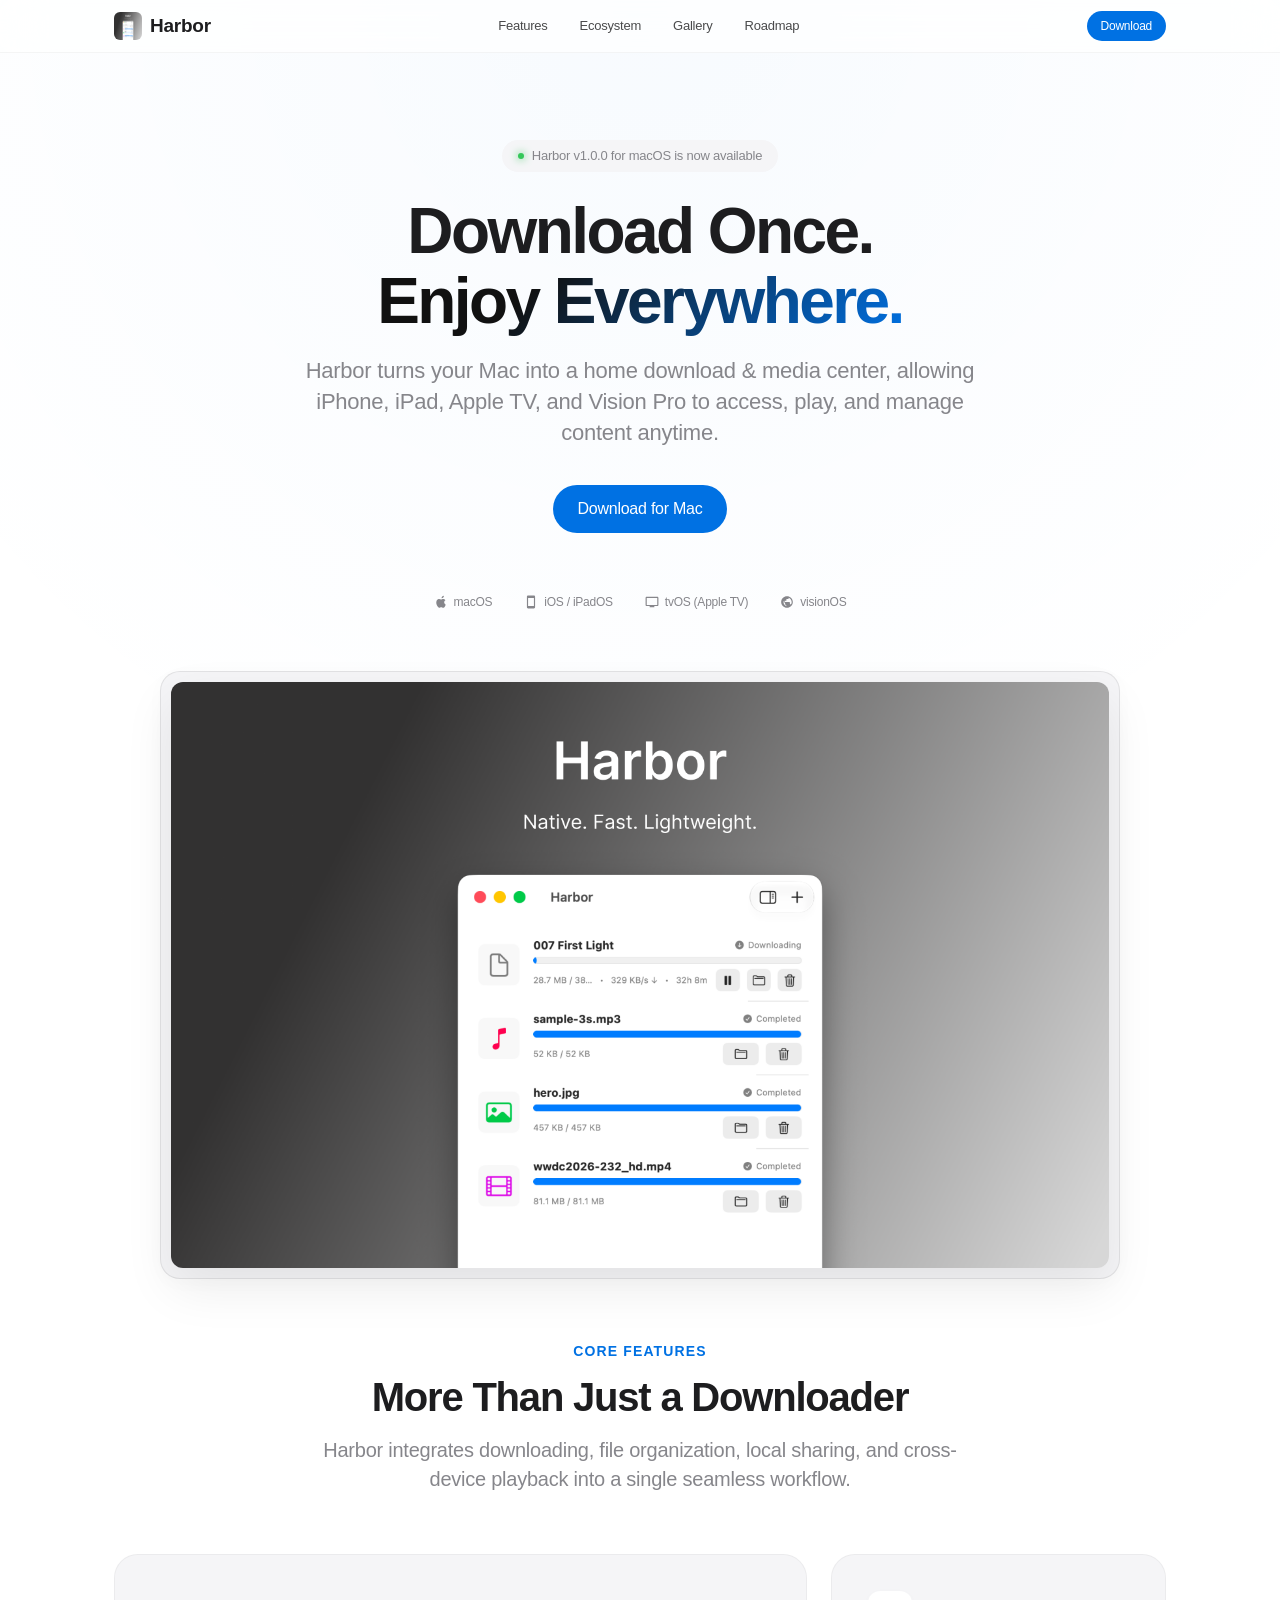
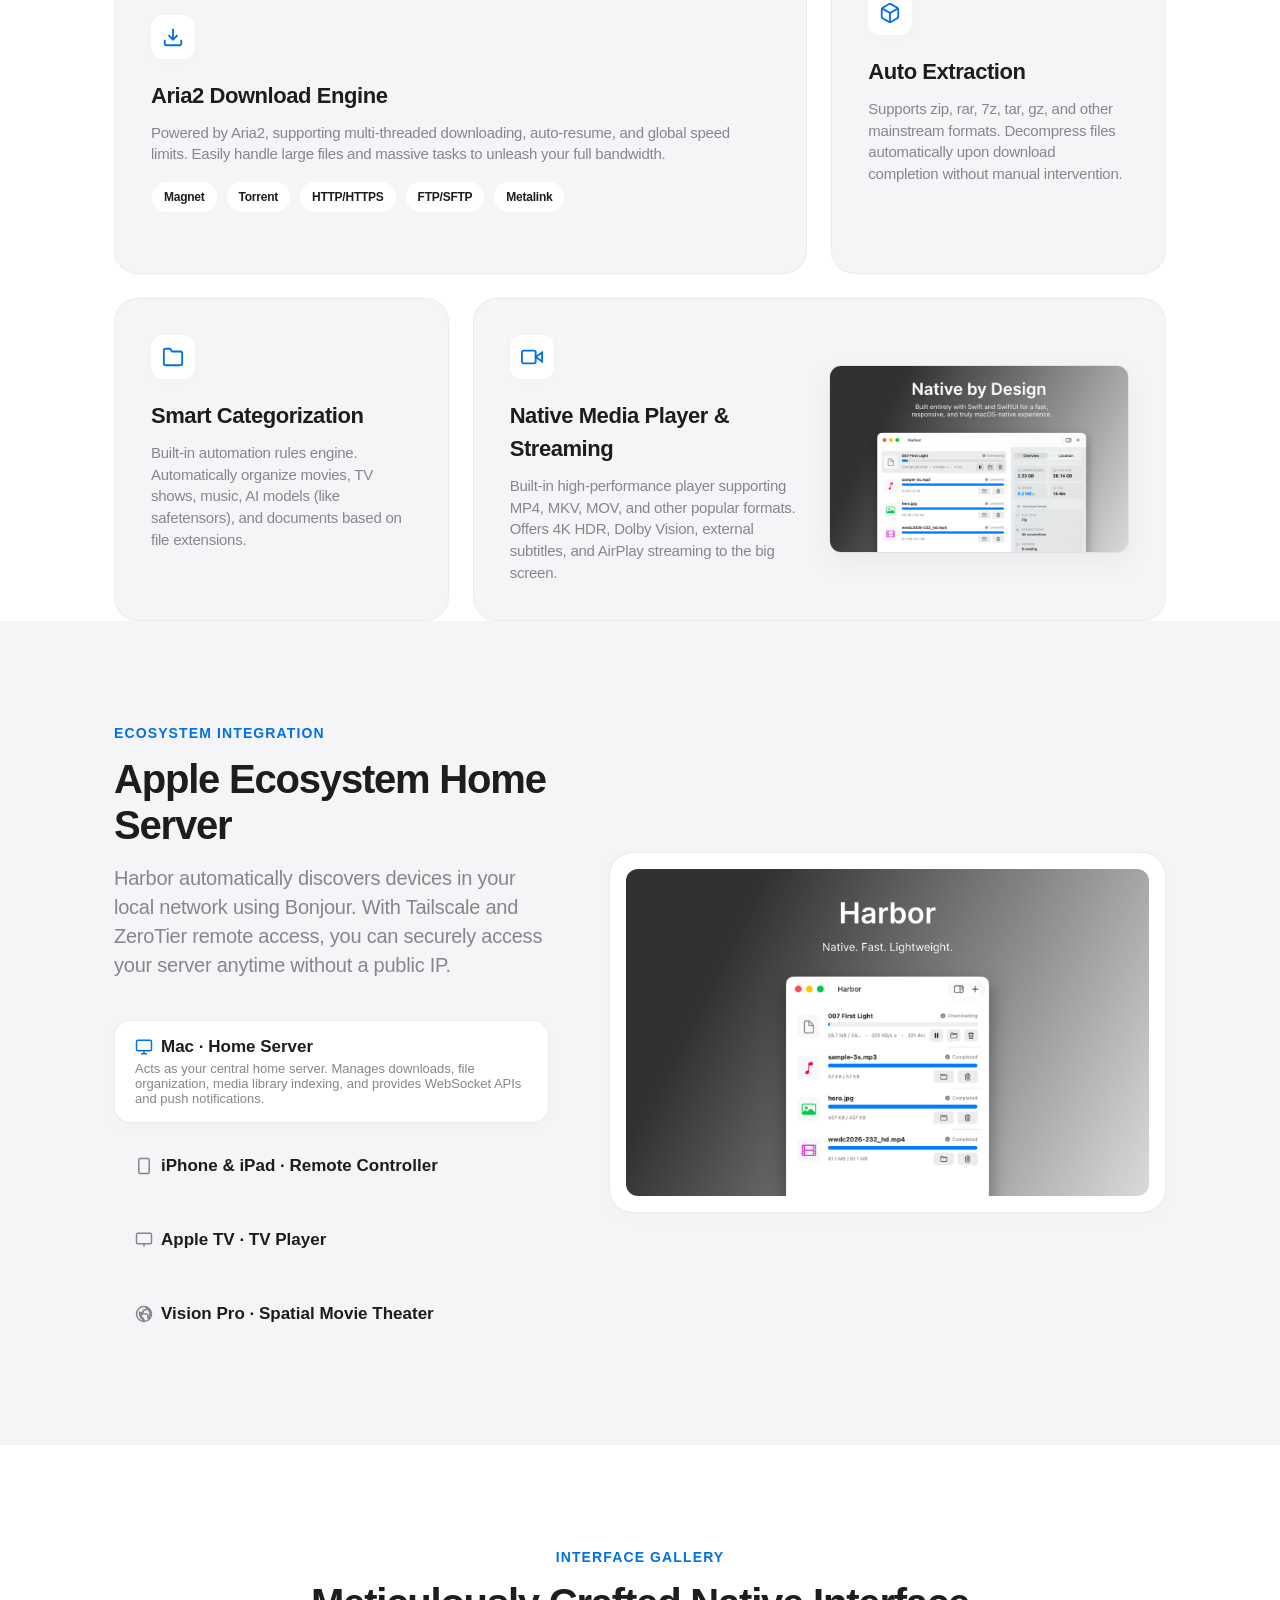
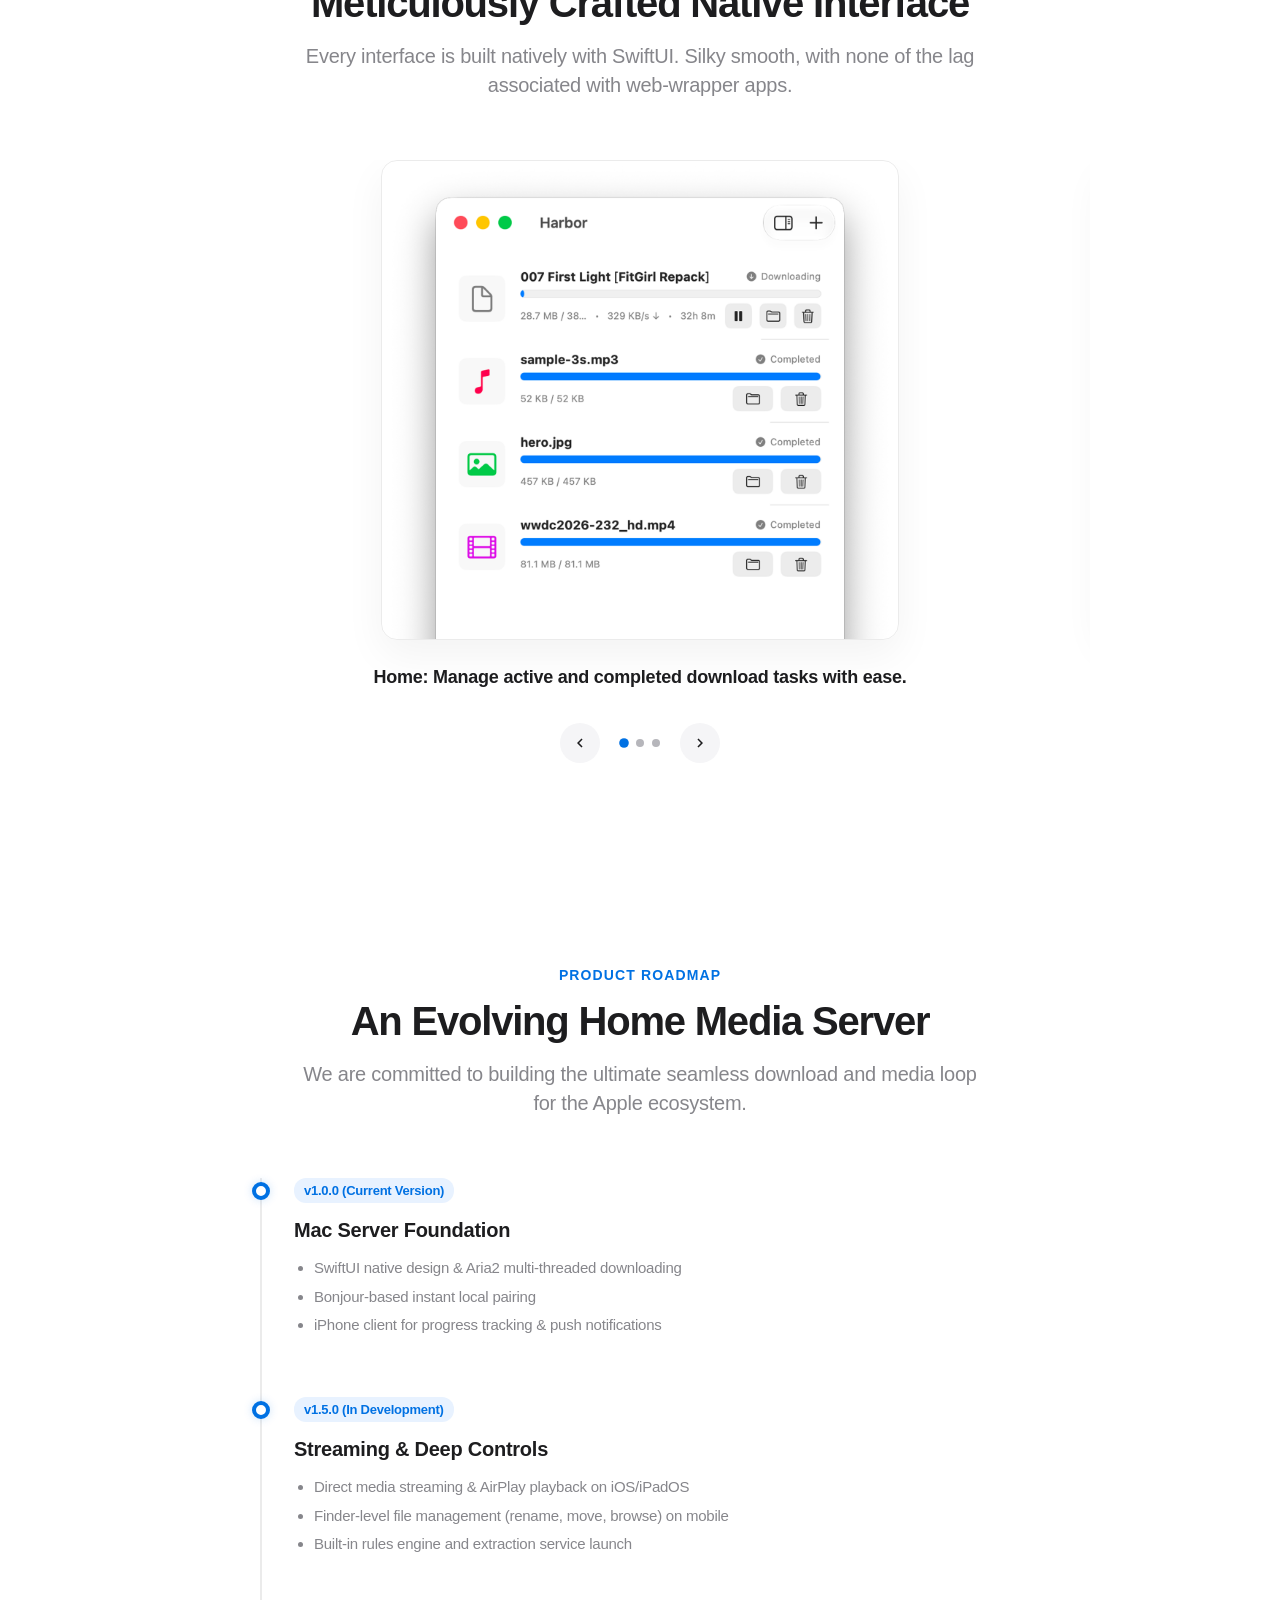
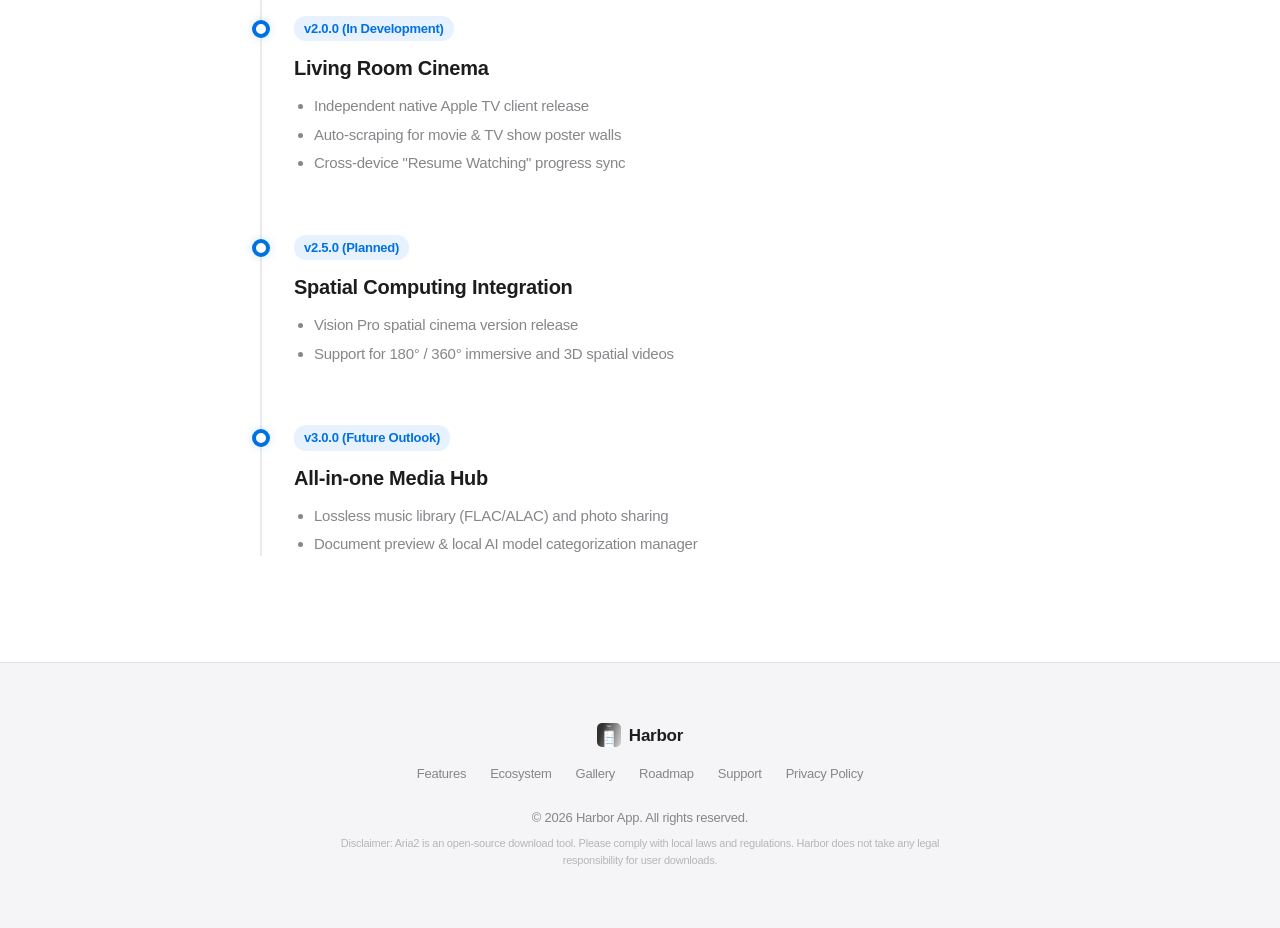
<file: index.html>
<!DOCTYPE html>
<html lang="en">
<head>
  <meta charset="UTF-8">
  <meta name="viewport" content="width=device-width, initial-scale=1.0">
  
  <!-- SEO Meta Tags -->
  <title>Harbor - Your Apple Ecosystem Home Download & Media Server</title>
  <meta name="description" content="Harbor turns your Mac into a home download & media center, allowing iPhone, iPad, Apple TV, and Vision Pro to access, play, and manage content anytime. Powered by Aria2, designed for Apple ecosystem.">
  <meta name="keywords" content="Harbor, Aria2, Mac Downloader, Media Center, Remote Control, Apple TV Player, Spatial Cinema, iOS Download">
  
  <!-- Favicon -->
  <link rel="icon" type="image/png" href="assets/images/mac-harbor.png">
  
  <!-- CSS Stylesheet -->
  <link rel="stylesheet" href="css/style.css">
</head>
<body>

  <!-- ==========================================
       1. Navigation Bar
       ========================================== -->
  <header class="header">
    <div class="container navbar">
      <a href="#" class="logo">
        <img src="assets/images/mac-harbor.png" alt="Harbor Logo">
        <span>Harbor</span>
      </a>
      
      <nav class="nav-menu">
        <a href="#features" class="nav-link">Features</a>
        <a href="#ecosystem" class="nav-link">Ecosystem</a>
        <a href="#gallery" class="nav-link">Gallery</a>
        <a href="#roadmap" class="nav-link">Roadmap</a>
      </nav>
      
      <div class="nav-cta">
        <a href="#download" class="btn btn-primary">Download</a>
      </div>
      
      <button class="menu-toggle" aria-label="Open Menu">
        <span></span>
        <span></span>
        <span></span>
      </button>
    </div>
  </header>

  <!-- ==========================================
       2. Hero Section
       ========================================== -->
  <section class="hero">
    <div class="container">
      <div class="hero-tag">
        <span></span> Harbor v1.0.0 for macOS is now available
      </div>
      <h1 class="hero-title">
        Download Once.<br><span>Enjoy Everywhere.</span>
      </h1>
      <p class="hero-desc">
        Harbor turns your Mac into a home download & media center, allowing iPhone, iPad, Apple TV, and Vision Pro to access, play, and manage content anytime.
      </p>
      
      <div class="hero-actions" id="download">
        <a href="#" class="btn btn-primary">Download for Mac</a>
      </div>
      
      <div class="hero-platforms">
        <span>
          <svg viewBox="0 0 24 24" width="14" height="14" fill="currentColor"><path d="M18.71 19.5c-.83 1.24-1.71 2.45-3.05 2.47-1.34.03-1.77-.79-3.29-.79-1.53 0-2 .77-3.27.82-1.31.05-2.3-1.32-3.14-2.53C4.25 17 2.94 12.45 4.7 9.39c.87-1.52 2.43-2.48 4.12-2.51 1.28-.02 2.5.87 3.29.87.78 0 2.26-1.07 3.81-.91.65.03 2.47.26 3.64 1.98-.09.06-2.17 1.28-2.15 3.81.03 3.02 2.65 4.03 2.68 4.04-.03.07-.42 1.44-1.38 2.83M15.97 4.17c.66-.81 1.11-1.93.99-3.06-1 .04-2.22.67-2.94 1.51-.63.73-1.18 1.87-1.03 2.99 1.12.09 2.27-.58 2.98-1.44z"/></svg>
          macOS
        </span>
        <span>
          <svg viewBox="0 0 24 24" width="14" height="14" fill="currentColor"><path d="M17 1.01L7 1c-1.1 0-2 .9-2 2v18c0 1.1.9 2 2 2h10c1.1 0 2-.9 2-2V3c0-1.1-.9-1.99-2-1.99zM17 19H7V5h10v14z"/></svg>
          iOS / iPadOS
        </span>
        <span>
          <svg viewBox="0 0 24 24" width="14" height="14" fill="currentColor"><path d="M21 3H3c-1.1 0-2 .9-2 2v12c0 1.1.9 2 2 2h5v2h8v-2h5c1.1 0 1.99-.9 1.99-2L23 5c0-1.1-.9-2-2-2zm0 14H3V5h18v12z"/></svg>
          tvOS (Apple TV)
        </span>
        <span>
          <svg viewBox="0 0 24 24" width="14" height="14" fill="currentColor"><path d="M12 2C6.48 2 2 6.48 2 12s4.48 10 10 10 10-4.48 10-10S17.52 2 12 2zm1 17.93c-3.95-.49-7-3.85-7-7.93 0-.62.08-1.21.21-1.79L9 15v1c0 1.1.9 2 2 2v1.93zm6.9-2.54c-.26-.81-1-1.39-1.9-1.39h-1v-3c0-.55-.45-1-1-1H8v-2h2c.55 0 1-.45 1-1V7h2c1.1 0 2-.9 2-2v-.41c2.93 1.19 5 4.06 5 7.41 0 2.08-.8 3.97-2.1 5.39z"/></svg>
          visionOS
        </span>
      </div>
      
      <div class="hero-image-wrapper reveal">
        <img src="assets/images/mac-harbor.png" alt="Harbor for Mac Interface Screenshot">
      </div>
    </div>
  </section>

  <!-- ==========================================
       3. Core Features (Bento Grid Section)
       ========================================== -->
  <section id="features" class="container reveal">
    <div class="section-header">
      <span class="section-tag">Core Features</span>
      <h2 class="section-title">More Than Just a Downloader</h2>
      <p class="section-subtitle">Harbor integrates downloading, file organization, local sharing, and cross-device playback into a single seamless workflow.</p>
    </div>
    
    <div class="bento-grid">
      <!-- Box 1 (Aria2 Engine) -->
      <div class="bento-card span-2">
        <div class="bento-content">
          <div class="bento-icon">
            <svg viewBox="0 0 24 24" fill="none" stroke="currentColor" stroke-width="2"><path d="M21 15v4a2 2 0 0 1-2 2H5a2 2 0 0 1-2-2v-4M7 10l5 5 5-5M12 15V3"/></svg>
          </div>
          <h3>Aria2 Download Engine</h3>
          <p>Powered by Aria2, supporting multi-threaded downloading, auto-resume, and global speed limits. Easily handle large files and massive tasks to unleash your full bandwidth.</p>
          <div class="protocol-tags">
            <span class="protocol-tag">Magnet</span>
            <span class="protocol-tag">Torrent</span>
            <span class="protocol-tag">HTTP/HTTPS</span>
            <span class="protocol-tag">FTP/SFTP</span>
            <span class="protocol-tag">Metalink</span>
          </div>
        </div>
      </div>
      
      <!-- Box 2 (Auto Extraction) -->
      <div class="bento-card">
        <div class="bento-card-header">
          <div class="bento-icon">
            <svg viewBox="0 0 24 24" fill="none" stroke="currentColor" stroke-width="2"><path d="M21 16V8a2 2 0 0 0-1-1.73l-7-4a2 2 0 0 0-2 0l-7 4A2 2 0 0 0 3 8v8a2 2 0 0 0 1 1.73l7 4a2 2 0 0 0 2 0l7-4A2 2 0 0 0 21 16z"/><polyline points="3.27 6.96 12 12.01 20.73 6.96"/><line x1="12" y1="22.08" x2="12" y2="12"/></svg>
          </div>
          <h3>Auto Extraction</h3>
          <p>Supports zip, rar, 7z, tar, gz, and other mainstream formats. Decompress files automatically upon download completion without manual intervention.</p>
        </div>
      </div>
      
      <!-- Box 3 (Smart Categorization) -->
      <div class="bento-card">
        <div class="bento-card-header">
          <div class="bento-icon">
            <svg viewBox="0 0 24 24" fill="none" stroke="currentColor" stroke-width="2"><path d="M22 19a2 2 0 0 1-2 2H4a2 2 0 0 1-2-2V5a2 2 0 0 1 2-2h5l2 3h9a2 2 0 0 1 2 2z"/></svg>
          </div>
          <h3>Smart Categorization</h3>
          <p>Built-in automation rules engine. Automatically organize movies, TV shows, music, AI models (like safetensors), and documents based on file extensions.</p>
        </div>
      </div>
      
      <!-- Box 4 (Native Playback) -->
      <div class="bento-card span-2">
        <div class="bento-content">
          <div class="bento-icon">
            <svg viewBox="0 0 24 24" fill="none" stroke="currentColor" stroke-width="2"><polygon points="23 7 16 12 23 17 23 7"/><rect x="1" y="5" width="15" height="14" rx="2" ry="2"/></svg>
          </div>
          <h3>Native Media Player & Streaming</h3>
          <p>Built-in high-performance player supporting MP4, MKV, MOV, and other popular formats. Offers 4K HDR, Dolby Vision, external subtitles, and AirPlay streaming to the big screen.</p>
        </div>
        <div class="bento-illustration">
          <img src="assets/images/mac-native.png" alt="Native By Design Media Playback">
        </div>
      </div>
    </div>
  </section>

  <!-- ==========================================
       4. Ecosystem Section
       ========================================== -->
  <section id="ecosystem" class="ecosystem reveal">
    <div class="container ecosystem-container">
      <div class="ecosystem-info">
        <span class="section-tag">Ecosystem Integration</span>
        <h2 class="section-title">Apple Ecosystem Home Server</h2>
        <p class="section-subtitle">
          Harbor automatically discovers devices in your local network using Bonjour. With Tailscale and ZeroTier remote access, you can securely access your server anytime without a public IP.
        </p>
        
        <div class="device-tabs">
          <button class="device-tab active" data-device="mac">
            <h4>
              <svg viewBox="0 0 24 24" fill="none" stroke="currentColor" stroke-width="2"><rect x="2" y="3" width="20" height="14" rx="2" ry="2"/><line x1="8" y1="21" x2="16" y2="21"/><line x1="12" y1="17" x2="12" y2="21"/></svg>
              Mac · Home Server
            </h4>
            <p>Acts as your central home server. Manages downloads, file organization, media library indexing, and provides WebSocket APIs and push notifications.</p>
          </button>
          
          <button class="device-tab" data-device="iphone">
            <h4>
              <svg viewBox="0 0 24 24" fill="none" stroke="currentColor" stroke-width="2"><rect x="5" y="2" width="14" height="20" rx="2" ry="2"/><line x1="12" y1="18" x2="12.01" y2="18"/></svg>
              iPhone & iPad · Remote Controller
            </h4>
            <p>Your remote control in your pocket. Add tasks, check progress, browse your library, and play videos. Supports iOS push notifications.</p>
          </button>
          
          <button class="device-tab" data-device="tv">
            <h4>
              <svg viewBox="0 0 24 24" fill="none" stroke="currentColor" stroke-width="2"><rect x="2" y="3" width="20" height="14" rx="2" ry="2"/><line x1="12" y1="17" x2="12" y2="21"/></svg>
              Apple TV · TV Player
            </h4>
            <p>Designed for the living room. Browse rich movie poster walls and enjoy 4K, HDR 10, and Dolby Vision on the big screen with Siri Remote.</p>
          </button>
          
          <button class="device-tab" data-device="vision">
            <h4>
              <svg viewBox="0 0 24 24" fill="none" stroke="currentColor" stroke-width="2"><path d="M12 2C6.48 2 2 6.48 2 12s4.48 10 10 10 10-4.48 10-10S17.52 2 12 2zm1 17.93c-3.95-.49-7-3.85-7-7.93 0-.62.08-1.21.21-1.79L9 15v1c0 1.1.9 2 2 2v1.93zm6.9-2.54c-.26-.81-1-1.39-1.9-1.39h-1v-3c0-.55-.45-1-1-1H8v-2h2c.55 0 1-.45 1-1V7h2c1.1 0 2-.9 2-2v-.41c2.93 1.19 5 4.06 5 7.41 0 2.08-.8 3.97-2.1 5.39z"/></svg>
              Vision Pro · Spatial Movie Theater
            </h4>
            <p>Step into the future. Stream videos onto a massive virtual screen in 3D physical space, perfectly paired with Spatial Audio.</p>
          </button>
        </div>
      </div>
      
      <div class="ecosystem-image">
        <img src="assets/images/mac-harbor.png" alt="Ecosystem Device Screen">
      </div>
    </div>
  </section>

  <!-- ==========================================
       5. Gallery Section
       ========================================== -->
  <section id="gallery" class="reveal">
    <div class="section-header">
      <span class="section-tag">Interface Gallery</span>
      <h2 class="section-title">Meticulously Crafted Native Interface</h2>
      <p class="section-subtitle">Every interface is built natively with SwiftUI. Silky smooth, with none of the lag associated with web-wrapper apps.</p>
    </div>
    
    <div class="gallery-container">
      <div class="gallery-slider">
        <div class="gallery-slide">
          <img src="assets/images/screenshot-home.png" alt="Harbor Home Screen">
          <div class="gallery-caption">Home: Manage active and completed download tasks with ease.</div>
        </div>
        <div class="gallery-slide">
          <img src="assets/images/screenshot-detail.png" alt="Harbor Task Details Screen">
          <div class="gallery-caption">Details: View file structures, multi-threaded connections, and speeds.</div>
        </div>
        <div class="gallery-slide">
          <img src="assets/images/mac-native.png" alt="Native By Design Interface">
          <div class="gallery-caption">Native Design: Elegant media controls seamlessly integrated with the system.</div>
        </div>
      </div>
      
      <div class="gallery-nav">
        <button class="gallery-arrow prev" aria-label="Previous Slide">
          <svg viewBox="0 0 24 24" width="18" height="18"><path d="M15.41 7.41L14 6l-6 6 6 6 1.41-1.41L10.83 12z"/></svg>
        </button>
        <div class="gallery-dots"></div>
        <button class="gallery-arrow next" aria-label="Next Slide">
          <svg viewBox="0 0 24 24" width="18" height="18"><path d="M10 6L8.59 7.41 13.17 12l-4.58 4.59L10 18l6-6z"/></svg>
        </button>
      </div>
    </div>
  </section>

  <!-- ==========================================
       6. Roadmap Section
       ========================================== -->
  <section id="roadmap" class="reveal">
    <div class="container">
      <div class="section-header">
        <span class="section-tag">Product Roadmap</span>
        <h2 class="section-title">An Evolving Home Media Server</h2>
        <p class="section-subtitle">We are committed to building the ultimate seamless download and media loop for the Apple ecosystem.</p>
      </div>
      
      <div class="roadmap-timeline">
        <div class="roadmap-item">
          <div class="roadmap-dot"></div>
          <span class="roadmap-tag">v1.0.0 (Current Version)</span>
          <h3 class="roadmap-title">Mac Server Foundation</h3>
          <ul class="roadmap-list">
            <li>SwiftUI native design & Aria2 multi-threaded downloading</li>
            <li>Bonjour-based instant local pairing</li>
            <li>iPhone client for progress tracking & push notifications</li>
          </ul>
        </div>
        
        <div class="roadmap-item">
          <div class="roadmap-dot"></div>
          <span class="roadmap-tag">v1.5.0 (In Development)</span>
          <h3 class="roadmap-title">Streaming & Deep Controls</h3>
          <ul class="roadmap-list">
            <li>Direct media streaming & AirPlay playback on iOS/iPadOS</li>
            <li>Finder-level file management (rename, move, browse) on mobile</li>
            <li>Built-in rules engine and extraction service launch</li>
          </ul>
        </div>
        
        <div class="roadmap-item">
          <div class="roadmap-dot"></div>
          <span class="roadmap-tag">v2.0.0 (In Development)</span>
          <h3 class="roadmap-title">Living Room Cinema</h3>
          <ul class="roadmap-list">
            <li>Independent native Apple TV client release</li>
            <li>Auto-scraping for movie & TV show poster walls</li>
            <li>Cross-device "Resume Watching" progress sync</li>
          </ul>
        </div>
        
        <div class="roadmap-item">
          <div class="roadmap-dot"></div>
          <span class="roadmap-tag">v2.5.0 (Planned)</span>
          <h3 class="roadmap-title">Spatial Computing Integration</h3>
          <ul class="roadmap-list">
            <li>Vision Pro spatial cinema version release</li>
            <li>Support for 180° / 360° immersive and 3D spatial videos</li>
          </ul>
        </div>
        
        <div class="roadmap-item">
          <div class="roadmap-dot"></div>
          <span class="roadmap-tag">v3.0.0 (Future Outlook)</span>
          <h3 class="roadmap-title">All-in-one Media Hub</h3>
          <ul class="roadmap-list">
            <li>Lossless music library (FLAC/ALAC) and photo sharing</li>
            <li>Document preview & local AI model categorization manager</li>
          </ul>
        </div>
      </div>
    </div>
  </section>

  <!-- ==========================================
       7. Footer Section
       ========================================== -->
  <footer class="footer">
    <div class="container">
      <div class="footer-logo">
        <img src="assets/images/mac-harbor.png" alt="Harbor Logo">
        <span>Harbor</span>
      </div>
      
      <div class="footer-nav">
        <a href="#features">Features</a>
        <a href="#ecosystem">Ecosystem</a>
        <a href="#gallery">Gallery</a>
        <a href="#roadmap">Roadmap</a>
        <a href="support.html">Support</a>
        <a href="privacy.html">Privacy Policy</a>
      </div>
      
      <p class="footer-copyright">
        &copy; 2026 Harbor App. All rights reserved.
      </p>
      <p class="footer-disclaimer">
        Disclaimer: Aria2 is an open-source download tool. Please comply with local laws and regulations. Harbor does not take any legal responsibility for user downloads.
      </p>
    </div>
  </footer>

  <!-- JS Logic -->
  <script src="js/main.js"></script>
</body>
</html>
</file>
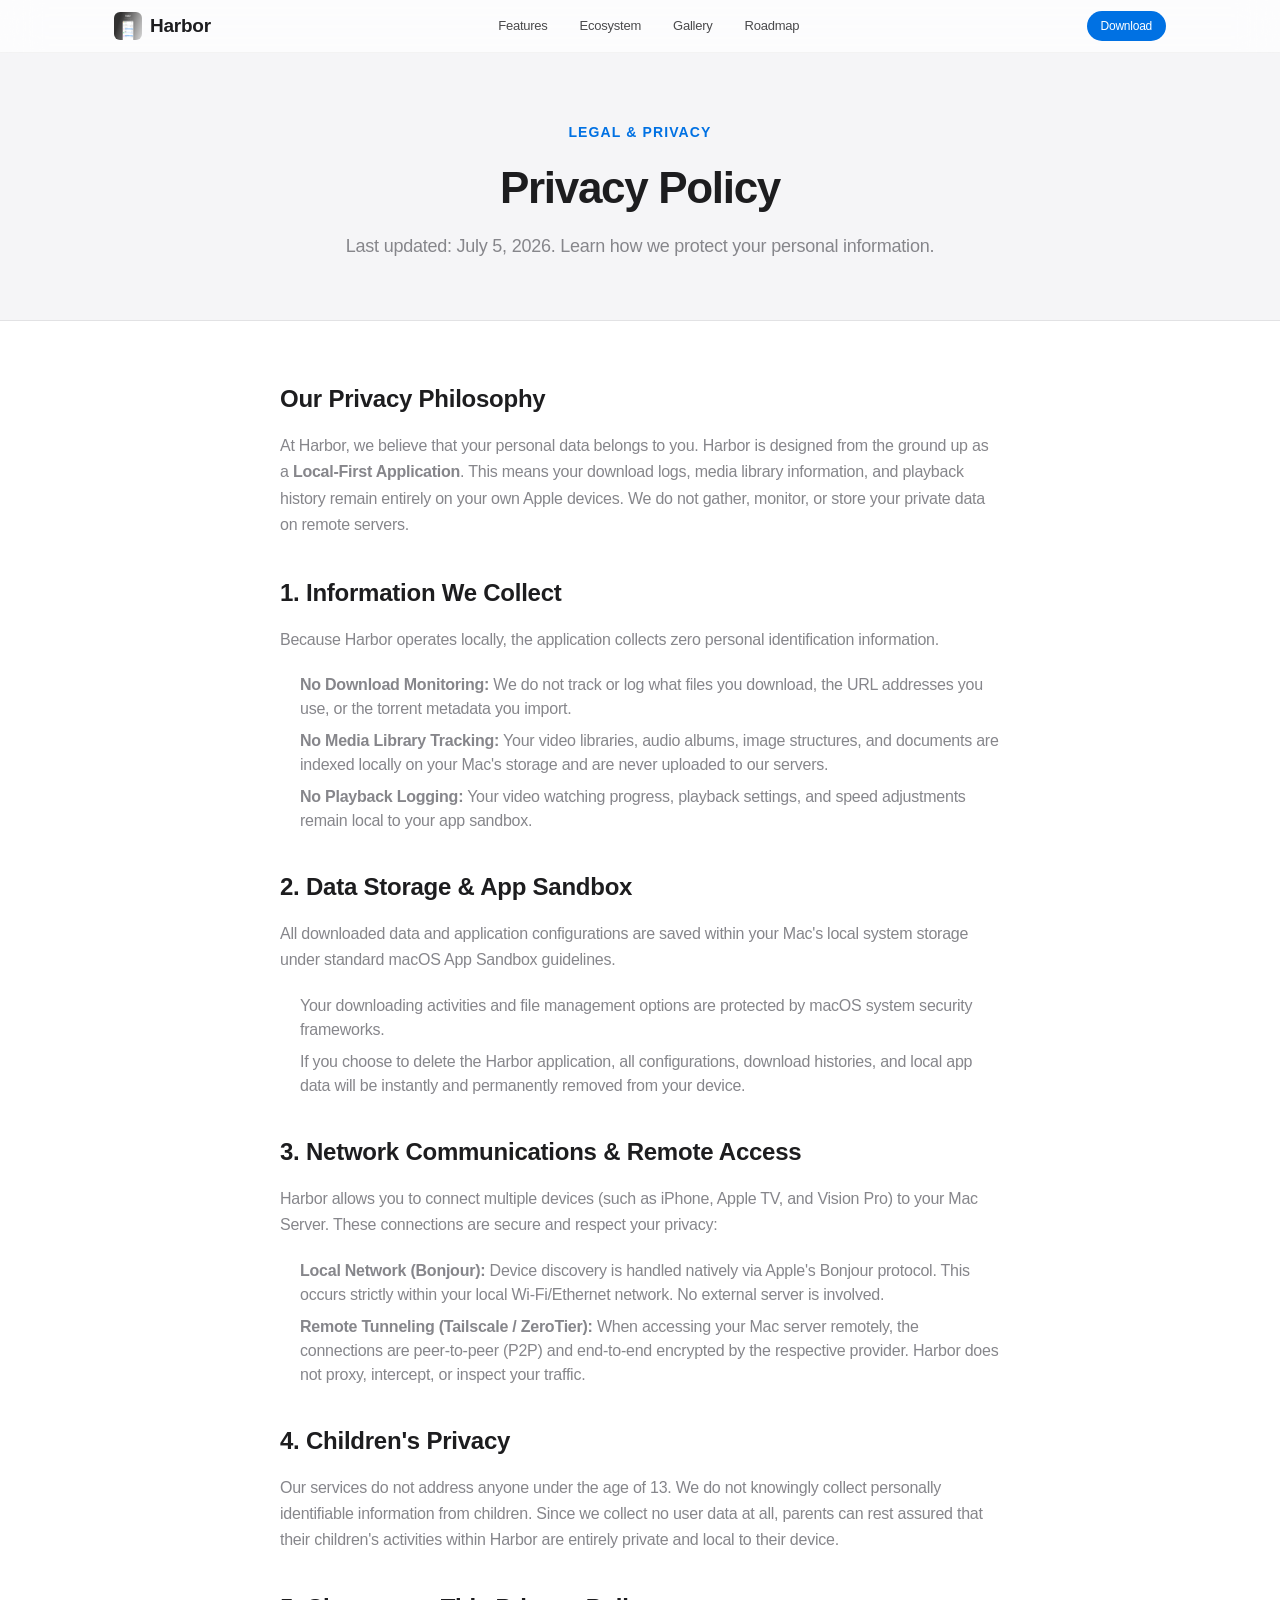
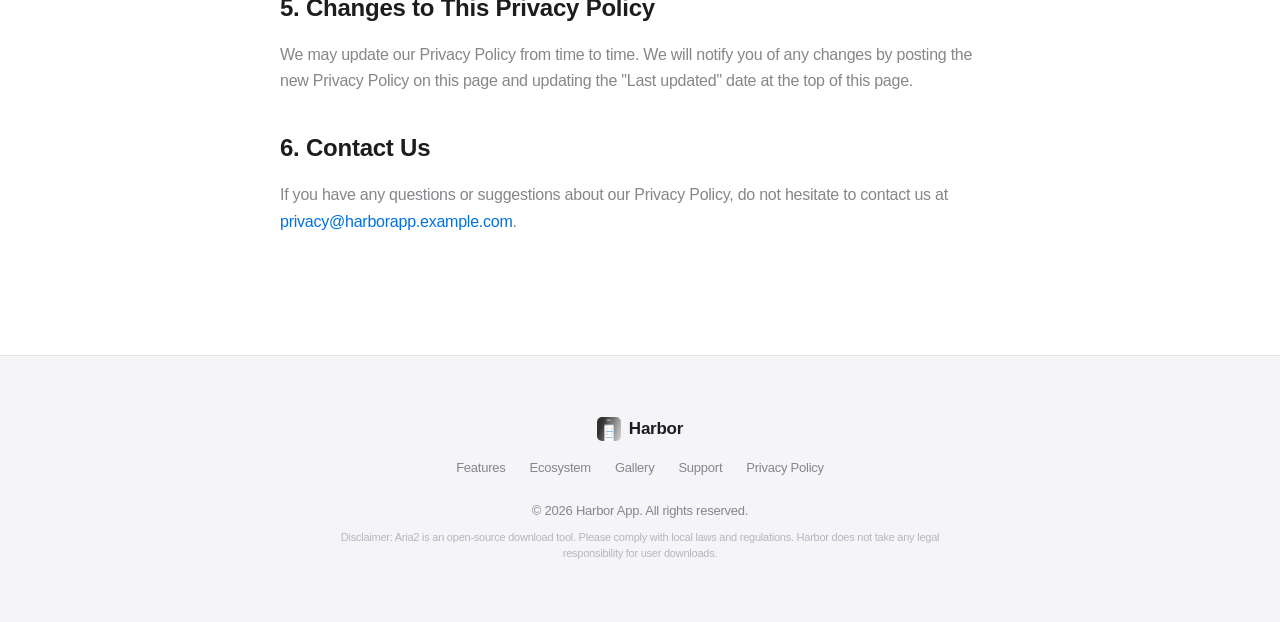
<file: privacy.html>
<!DOCTYPE html>
<html lang="en">
<head>
  <meta charset="UTF-8">
  <meta name="viewport" content="width=device-width, initial-scale=1.0">
  
  <!-- SEO Meta Tags -->
  <title>Harbor - Privacy Policy</title>
  <meta name="description" content="Read the Privacy Policy for Harbor. Learn how we prioritize your privacy by keeping your data local and secure.">
  
  <!-- Favicon -->
  <link rel="icon" type="image/png" href="assets/images/mac-harbor.png">
  
  <!-- CSS Stylesheet -->
  <link rel="stylesheet" href="css/style.css">
</head>
<body>

  <!-- ==========================================
       1. Navigation Bar
       ========================================== -->
  <header class="header">
    <div class="container navbar">
      <a href="index.html" class="logo">
        <img src="assets/images/mac-harbor.png" alt="Harbor Logo">
        <span>Harbor</span>
      </a>
      
      <nav class="nav-menu">
        <a href="index.html#features" class="nav-link">Features</a>
        <a href="index.html#ecosystem" class="nav-link">Ecosystem</a>
        <a href="index.html#gallery" class="nav-link">Gallery</a>
        <a href="index.html#roadmap" class="nav-link">Roadmap</a>
      </nav>
      
      <div class="nav-cta">
        <a href="index.html#download" class="btn btn-primary">Download</a>
      </div>
      
      <button class="menu-toggle" aria-label="Open Menu">
        <span></span>
        <span></span>
        <span></span>
      </button>
    </div>
  </header>

  <!-- ==========================================
       2. Hero Section
       ========================================== -->
  <section class="subpage-hero">
    <div class="container">
      <span class="section-tag">Legal & Privacy</span>
      <h1>Privacy Policy</h1>
      <p>Last updated: July 5, 2026. Learn how we protect your personal information.</p>
    </div>
  </section>

  <!-- ==========================================
       3. Privacy Content
       ========================================== -->
  <main class="container subpage-content">
    <h2>Our Privacy Philosophy</h2>
    <p>
      At Harbor, we believe that your personal data belongs to you. Harbor is designed from the ground up as a <strong>Local-First Application</strong>. This means your download logs, media library information, and playback history remain entirely on your own Apple devices. We do not gather, monitor, or store your private data on remote servers.
    </p>

    <h2>1. Information We Collect</h2>
    <p>
      Because Harbor operates locally, the application collects zero personal identification information. 
    </p>
    <ul>
      <li><strong>No Download Monitoring:</strong> We do not track or log what files you download, the URL addresses you use, or the torrent metadata you import.</li>
      <li><strong>No Media Library Tracking:</strong> Your video libraries, audio albums, image structures, and documents are indexed locally on your Mac's storage and are never uploaded to our servers.</li>
      <li><strong>No Playback Logging:</strong> Your video watching progress, playback settings, and speed adjustments remain local to your app sandbox.</li>
    </ul>

    <h2>2. Data Storage & App Sandbox</h2>
    <p>
      All downloaded data and application configurations are saved within your Mac's local system storage under standard macOS App Sandbox guidelines. 
    </p>
    <ul>
      <li>Your downloading activities and file management options are protected by macOS system security frameworks.</li>
      <li>If you choose to delete the Harbor application, all configurations, download histories, and local app data will be instantly and permanently removed from your device.</li>
    </ul>

    <h2>3. Network Communications & Remote Access</h2>
    <p>
      Harbor allows you to connect multiple devices (such as iPhone, Apple TV, and Vision Pro) to your Mac Server. These connections are secure and respect your privacy:
    </p>
    <ul>
      <li><strong>Local Network (Bonjour):</strong> Device discovery is handled natively via Apple's Bonjour protocol. This occurs strictly within your local Wi-Fi/Ethernet network. No external server is involved.</li>
      <li><strong>Remote Tunneling (Tailscale / ZeroTier):</strong> When accessing your Mac server remotely, the connections are peer-to-peer (P2P) and end-to-end encrypted by the respective provider. Harbor does not proxy, intercept, or inspect your traffic.</li>
    </ul>

    <h2>4. Children's Privacy</h2>
    <p>
      Our services do not address anyone under the age of 13. We do not knowingly collect personally identifiable information from children. Since we collect no user data at all, parents can rest assured that their children's activities within Harbor are entirely private and local to their device.
    </p>

    <h2>5. Changes to This Privacy Policy</h2>
    <p>
      We may update our Privacy Policy from time to time. We will notify you of any changes by posting the new Privacy Policy on this page and updating the "Last updated" date at the top of this page.
    </p>

    <h2>6. Contact Us</h2>
    <p>
      If you have any questions or suggestions about our Privacy Policy, do not hesitate to contact us at <a href="mailto:privacy@harborapp.example.com">privacy@harborapp.example.com</a>.
    </p>
  </main>

  <!-- ==========================================
       4. Footer Section
       ========================================== -->
  <footer class="footer">
    <div class="container">
      <div class="footer-logo">
        <img src="assets/images/mac-harbor.png" alt="Harbor Logo">
        <span>Harbor</span>
      </div>
      
      <div class="footer-nav">
        <a href="index.html#features">Features</a>
        <a href="index.html#ecosystem">Ecosystem</a>
        <a href="index.html#gallery">Gallery</a>
        <a href="support.html">Support</a>
        <a href="#top">Privacy Policy</a>
      </div>
      
      <p class="footer-copyright">
        &copy; 2026 Harbor App. All rights reserved.
      </p>
      <p class="footer-disclaimer">
        Disclaimer: Aria2 is an open-source download tool. Please comply with local laws and regulations. Harbor does not take any legal responsibility for user downloads.
      </p>
    </div>
  </footer>

  <!-- JS Logic -->
  <script src="js/main.js"></script>
</body>
</html>
</file>
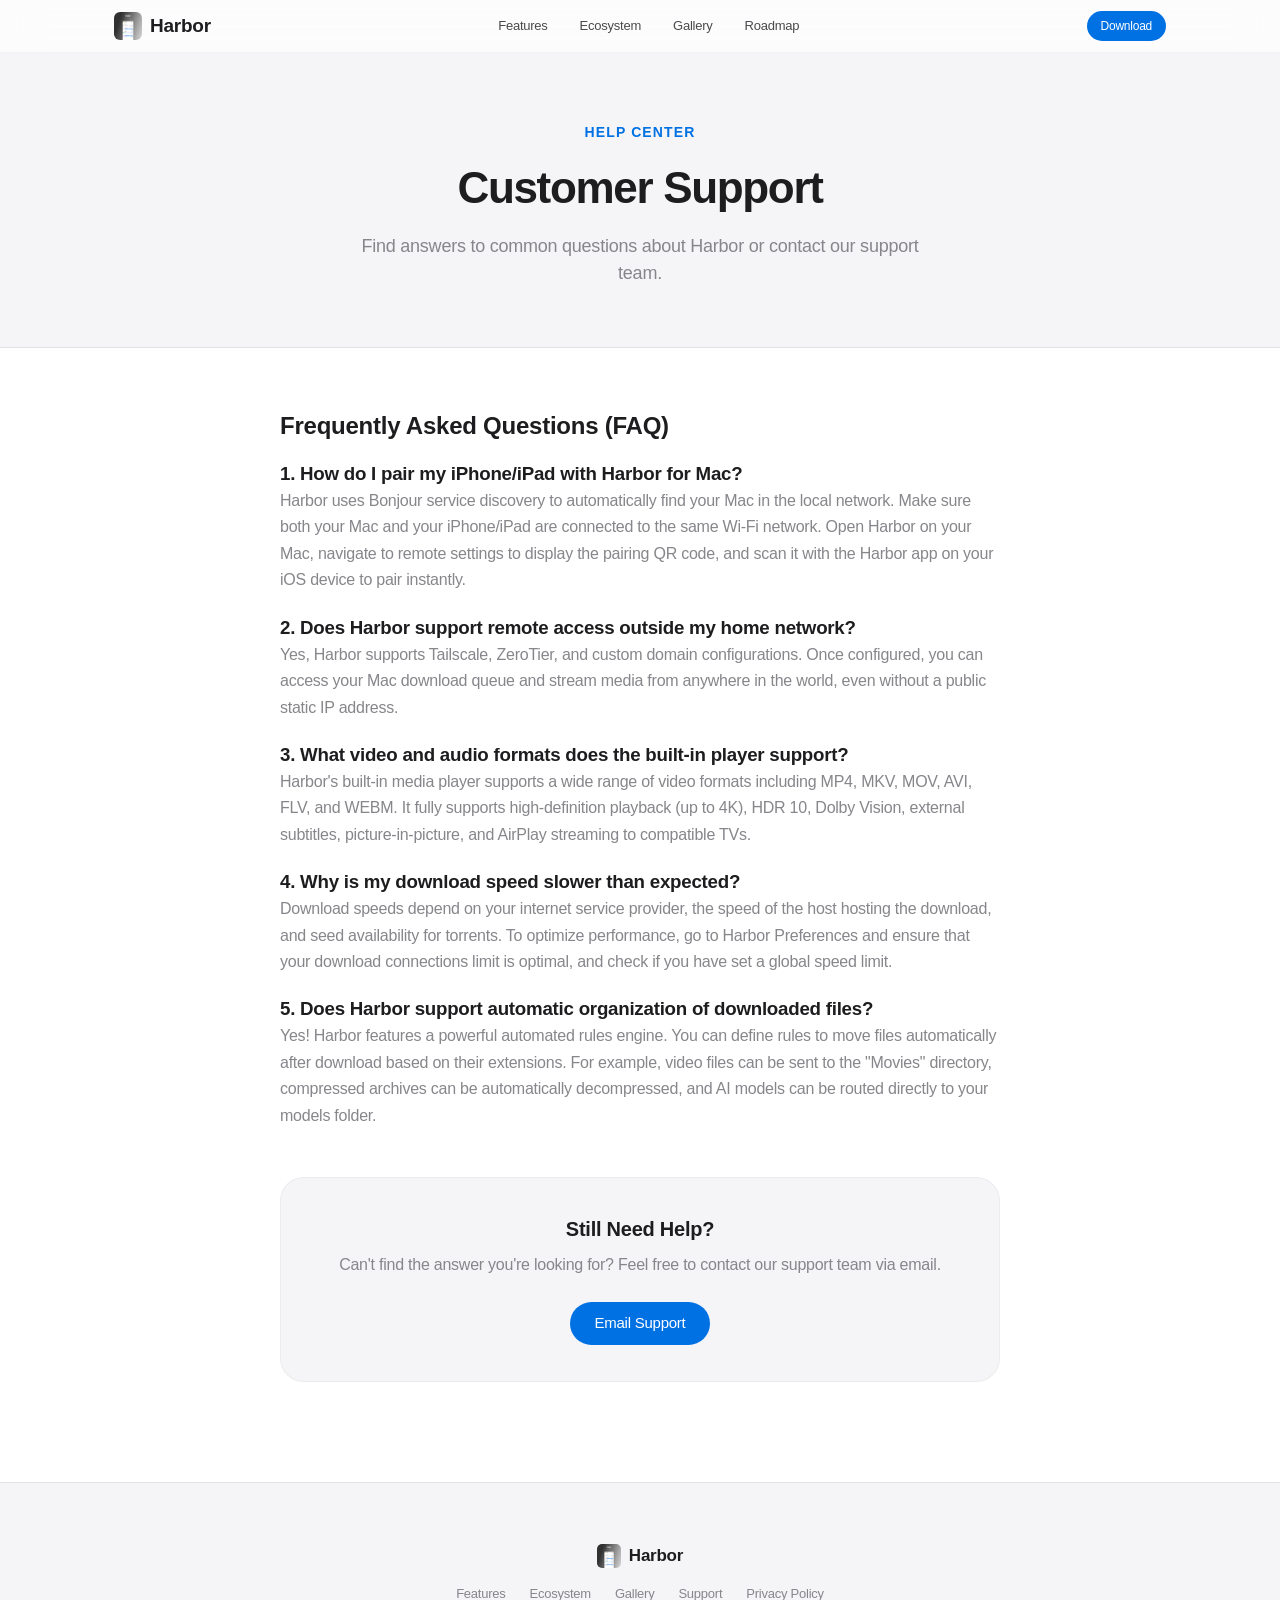
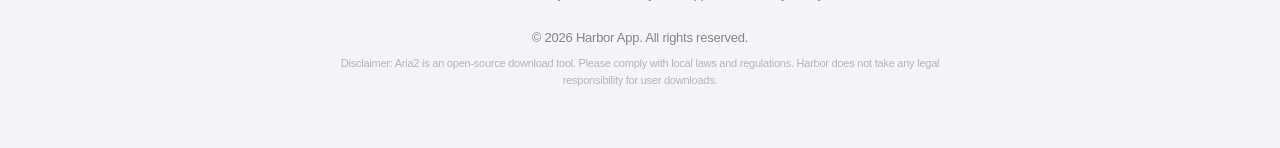
<file: support.html>
<!DOCTYPE html>
<html lang="en">
<head>
  <meta charset="UTF-8">
  <meta name="viewport" content="width=device-width, initial-scale=1.0">
  
  <!-- SEO Meta Tags -->
  <title>Harbor Support - Help Center & FAQ</title>
  <meta name="description" content="Get help with Harbor. Read our Frequently Asked Questions or contact our customer support team.">
  
  <!-- Favicon -->
  <link rel="icon" type="image/png" href="assets/images/mac-harbor.png">
  
  <!-- CSS Stylesheet -->
  <link rel="stylesheet" href="css/style.css">
</head>
<body>

  <!-- ==========================================
       1. Navigation Bar
       ========================================== -->
  <header class="header">
    <div class="container navbar">
      <a href="index.html" class="logo">
        <img src="assets/images/mac-harbor.png" alt="Harbor Logo">
        <span>Harbor</span>
      </a>
      
      <nav class="nav-menu">
        <a href="index.html#features" class="nav-link">Features</a>
        <a href="index.html#ecosystem" class="nav-link">Ecosystem</a>
        <a href="index.html#gallery" class="nav-link">Gallery</a>
        <a href="index.html#roadmap" class="nav-link">Roadmap</a>
      </nav>
      
      <div class="nav-cta">
        <a href="index.html#download" class="btn btn-primary">Download</a>
      </div>
      
      <button class="menu-toggle" aria-label="Open Menu">
        <span></span>
        <span></span>
        <span></span>
      </button>
    </div>
  </header>

  <!-- ==========================================
       2. Hero Section
       ========================================== -->
  <section class="subpage-hero">
    <div class="container">
      <span class="section-tag">Help Center</span>
      <h1>Customer Support</h1>
      <p>Find answers to common questions about Harbor or contact our support team.</p>
    </div>
  </section>

  <!-- ==========================================
       3. FAQ & Contact Content
       ========================================== -->
  <main class="container subpage-content">
    <h2>Frequently Asked Questions (FAQ)</h2>
    
    <h3>1. How do I pair my iPhone/iPad with Harbor for Mac?</h3>
    <p>
      Harbor uses Bonjour service discovery to automatically find your Mac in the local network. Make sure both your Mac and your iPhone/iPad are connected to the same Wi-Fi network. Open Harbor on your Mac, navigate to remote settings to display the pairing QR code, and scan it with the Harbor app on your iOS device to pair instantly.
    </p>

    <h3>2. Does Harbor support remote access outside my home network?</h3>
    <p>
      Yes, Harbor supports Tailscale, ZeroTier, and custom domain configurations. Once configured, you can access your Mac download queue and stream media from anywhere in the world, even without a public static IP address.
    </p>

    <h3>3. What video and audio formats does the built-in player support?</h3>
    <p>
      Harbor's built-in media player supports a wide range of video formats including MP4, MKV, MOV, AVI, FLV, and WEBM. It fully supports high-definition playback (up to 4K), HDR 10, Dolby Vision, external subtitles, picture-in-picture, and AirPlay streaming to compatible TVs.
    </p>

    <h3>4. Why is my download speed slower than expected?</h3>
    <p>
      Download speeds depend on your internet service provider, the speed of the host hosting the download, and seed availability for torrents. To optimize performance, go to Harbor Preferences and ensure that your download connections limit is optimal, and check if you have set a global speed limit.
    </p>

    <h3>5. Does Harbor support automatic organization of downloaded files?</h3>
    <p>
      Yes! Harbor features a powerful automated rules engine. You can define rules to move files automatically after download based on their extensions. For example, video files can be sent to the "Movies" directory, compressed archives can be automatically decompressed, and AI models can be routed directly to your models folder.
    </p>

    <!-- Contact Section Card -->
    <div class="contact-card">
      <h3>Still Need Help?</h3>
      <p>Can't find the answer you're looking for? Feel free to contact our support team via email.</p>
      <a href="mailto:support@harborapp.example.com" class="btn btn-primary">Email Support</a>
    </div>
  </main>

  <!-- ==========================================
       4. Footer Section
       ========================================== -->
  <footer class="footer">
    <div class="container">
      <div class="footer-logo">
        <img src="assets/images/mac-harbor.png" alt="Harbor Logo">
        <span>Harbor</span>
      </div>
      
      <div class="footer-nav">
        <a href="index.html#features">Features</a>
        <a href="index.html#ecosystem">Ecosystem</a>
        <a href="index.html#gallery">Gallery</a>
        <a href="#top">Support</a>
        <a href="privacy.html">Privacy Policy</a>
      </div>
      
      <p class="footer-copyright">
        &copy; 2026 Harbor App. All rights reserved.
      </p>
      <p class="footer-disclaimer">
        Disclaimer: Aria2 is an open-source download tool. Please comply with local laws and regulations. Harbor does not take any legal responsibility for user downloads.
      </p>
    </div>
  </footer>

  <!-- JS Logic -->
  <script src="js/main.js"></script>
</body>
</html>
</file>
<file: css/style.css>
/* 
  Harbor Official Website Style Sheet
  Theme: Apple Minimalist White (苹果极简白风格)
*/

@charset "UTF-8";

/* ==========================================================================
   1. 设计系统变量 (Design System Tokens)
   ========================================================================== */
:root {
  --bg-color: #ffffff;
  --bg-secondary: #f5f5f7;
  --bg-tertiary: #fafafa;
  --text-primary: #1d1d1f;
  --text-secondary: #86868b;
  --text-tertiary: #b6b6bb;
  --accent-color: #0071e3;
  --accent-hover: #0077ed;
  --accent-light: #e8f2ff;
  --border-color: rgba(0, 0, 0, 0.08);
  --border-light: rgba(0, 0, 0, 0.04);
  --card-shadow: 0 4px 20px rgba(0, 0, 0, 0.02);
  --card-shadow-hover: 0 12px 30px rgba(0, 0, 0, 0.06);
  --font-family: -apple-system, BlinkMacSystemFont, "SF Pro Text", "SF Pro Display", "SF Pro Icons", "Helvetica Neue", Helvetica, Arial, sans-serif;
  --transition-smooth: all 0.5s cubic-bezier(0.25, 1, 0.5, 1);
  --transition-fast: all 0.25s ease;
  --border-radius-lg: 24px;
  --border-radius-md: 16px;
  --border-radius-sm: 8px;
  --max-width: 1100px;
}

/* ==========================================================================
   2. 基础重置与规范 (Base Styles)
   ========================================================================== */
* {
  box-sizing: border-box;
  margin: 0;
  padding: 0;
}

html {
  font-family: var(--font-family);
  background-color: var(--bg-color);
  color: var(--text-primary);
  line-height: 1.5;
  letter-spacing: -0.015em;
  scroll-behavior: smooth;
  -webkit-font-smoothing: antialiased;
  -moz-osx-font-smoothing: grayscale;
}

body {
  overflow-x: hidden;
}

a {
  color: var(--accent-color);
  text-decoration: none;
  transition: var(--transition-fast);
}

a:hover {
  color: var(--accent-hover);
}

ul {
  list-style: none;
}

img {
  max-width: 100%;
  height: auto;
  display: block;
}

/* ==========================================================================
   3. 布局与通用组件 (Layout & Utility)
   ========================================================================== */
.container {
  max-width: var(--max-width);
  margin: 0 auto;
  padding: 0 24px;
}

section {
  padding: 100px 0;
}

.section-header {
  text-align: center;
  max-width: 680px;
  margin: 0 auto 60px auto;
}

.section-tag {
  font-size: 14px;
  font-weight: 600;
  color: var(--accent-color);
  text-transform: uppercase;
  letter-spacing: 0.08em;
  margin-bottom: 12px;
  display: inline-block;
}

.section-title {
  font-size: 40px;
  font-weight: 700;
  color: var(--text-primary);
  line-height: 1.15;
  letter-spacing: -0.03em;
  margin-bottom: 16px;
}

.section-subtitle {
  font-size: 20px;
  color: var(--text-secondary);
  line-height: 1.45;
  font-weight: 400;
}

/* 按钮样式 (Buttons) */
.btn {
  display: inline-flex;
  align-items: center;
  justify-content: center;
  padding: 12px 24px;
  font-size: 16px;
  font-weight: 500;
  border-radius: 30px;
  transition: var(--transition-smooth);
  cursor: pointer;
  border: none;
}

.btn-primary {
  background-color: var(--accent-color);
  color: #ffffff;
}

.btn-primary:hover {
  background-color: var(--accent-hover);
  transform: scale(1.02);
  color: #ffffff;
}

.btn-secondary {
  background-color: var(--bg-secondary);
  color: var(--text-primary);
}

.btn-secondary:hover {
  background-color: var(--border-color);
  transform: scale(1.02);
}

.btn-text {
  font-size: 16px;
  font-weight: 500;
  color: var(--accent-color);
  padding: 0;
  display: inline-flex;
  align-items: center;
  gap: 4px;
}

.btn-text::after {
  content: "→";
  transition: transform 0.2s ease;
}

.btn-text:hover::after {
  transform: translateX(4px);
}

/* 滚动曝光动画 (Reveal Animation) */
.reveal {
  opacity: 0;
  transform: translateY(30px);
  transition: opacity 0.8s cubic-bezier(0.25, 1, 0.5, 1), transform 0.8s cubic-bezier(0.25, 1, 0.5, 1);
}

.reveal.active {
  opacity: 1;
  transform: translateY(0);
}

/* ==========================================================================
   4. 导航栏 (Header & Navbar)
   ========================================================================== */
.header {
  position: fixed;
  top: 0;
  left: 0;
  right: 0;
  z-index: 100;
  background-color: rgba(255, 255, 255, 0.72);
  backdrop-filter: saturate(180%) blur(20px);
  -webkit-backdrop-filter: saturate(180%) blur(20px);
  border-bottom: 1px solid var(--border-light);
  transition: var(--transition-fast);
}

.navbar {
  display: flex;
  align-items: center;
  justify-content: space-between;
  height: 52px;
}

.logo {
  display: flex;
  align-items: center;
  gap: 8px;
  font-size: 19px;
  font-weight: 700;
  color: var(--text-primary);
}

.logo img {
  width: 28px;
  height: 28px;
  border-radius: 6px;
}

.nav-menu {
  display: flex;
  gap: 32px;
}

.nav-link {
  font-size: 13px;
  color: var(--text-primary);
  opacity: 0.8;
  font-weight: 400;
}

.nav-link:hover {
  opacity: 1;
  color: var(--accent-color);
}

.nav-cta .btn {
  padding: 6px 14px;
  font-size: 12px;
  border-radius: 20px;
}

/* 移动端菜单按钮 */
.menu-toggle {
  display: none;
  background: none;
  border: none;
  cursor: pointer;
  padding: 4px;
}

.menu-toggle span {
  display: block;
  width: 20px;
  height: 2px;
  background-color: var(--text-primary);
  margin: 4px 0;
  transition: var(--transition-fast);
}

/* ==========================================================================
   5. Hero 主视觉区 (Hero Section)
   ========================================================================== */
.hero {
  padding-top: 140px;
  padding-bottom: 60px;
  text-align: center;
  background: radial-gradient(circle at top, rgba(0, 113, 227, 0.03) 0%, rgba(255, 255, 255, 0) 60%);
}

.hero-tag {
  background-color: var(--bg-secondary);
  padding: 6px 16px;
  border-radius: 30px;
  font-size: 13px;
  font-weight: 500;
  color: var(--text-secondary);
  display: inline-flex;
  align-items: center;
  gap: 8px;
  margin-bottom: 24px;
}

.hero-tag span {
  width: 6px;
  height: 6px;
  background-color: #34c759;
  border-radius: 50%;
  display: inline-block;
  box-shadow: 0 0 8px #34c759;
}

.hero-title {
  font-size: 64px;
  font-weight: 800;
  letter-spacing: -0.04em;
  line-height: 1.1;
  margin-bottom: 20px;
}

.hero-title span {
  background: linear-gradient(135deg, #111 30%, var(--accent-color) 100%);
  -webkit-background-clip: text;
  -webkit-text-fill-color: transparent;
}

.hero-desc {
  font-size: 22px;
  color: var(--text-secondary);
  max-width: 720px;
  margin: 0 auto 36px auto;
  line-height: 1.4;
  font-weight: 400;
}

.hero-actions {
  display: flex;
  justify-content: center;
  gap: 16px;
  margin-bottom: 60px;
}

.hero-platforms {
  display: flex;
  justify-content: center;
  gap: 32px;
  font-size: 12px;
  color: var(--text-secondary);
  margin-bottom: 60px;
}

.hero-platforms span {
  display: flex;
  align-items: center;
  gap: 6px;
}

.hero-platforms svg {
  width: 14px;
  height: 14px;
  fill: currentColor;
}

/* Hero 截图容器 */
.hero-image-wrapper {
  position: relative;
  width: 100%;
  max-width: 960px;
  margin: 0 auto;
  border-radius: 20px;
  padding: 10px;
  background-color: var(--bg-secondary);
  box-shadow: var(--card-shadow);
  border: 1px solid var(--border-color);
}

.hero-image-wrapper img {
  border-radius: 12px;
  width: 100%;
  box-shadow: 0 20px 50px rgba(0, 0, 0, 0.08);
}

/* ==========================================================================
   6. 便当格核心功能 (Bento Grid Section)
   ========================================================================== */
.bento-grid {
  display: grid;
  grid-template-columns: repeat(3, 1fr);
  gap: 24px;
}

.bento-card {
  background-color: var(--bg-secondary);
  border-radius: var(--border-radius-lg);
  padding: 36px;
  overflow: hidden;
  transition: var(--transition-smooth);
  border: 1px solid var(--border-light);
  display: flex;
  flex-direction: column;
  justify-content: space-between;
  min-height: 320px;
  position: relative;
}

.bento-card:hover {
  transform: translateY(-6px);
  box-shadow: var(--card-shadow-hover);
  border-color: var(--border-color);
}

.bento-card-header {
  margin-bottom: 24px;
}

.bento-icon {
  width: 44px;
  height: 44px;
  border-radius: 12px;
  background-color: #ffffff;
  display: flex;
  align-items: center;
  justify-content: center;
  margin-bottom: 20px;
  box-shadow: 0 2px 10px rgba(0, 0, 0, 0.02);
}

.bento-icon svg {
  width: 22px;
  height: 22px;
  color: var(--accent-color);
}

.bento-card h3 {
  font-size: 22px;
  font-weight: 700;
  margin-bottom: 10px;
  letter-spacing: -0.02em;
}

.bento-card p {
  color: var(--text-secondary);
  font-size: 15px;
  line-height: 1.45;
}

/* 便当格特定尺寸扩展 (Bento Grid Span Variations) */
.span-2 {
  grid-column: span 2;
  flex-direction: row;
  align-items: center;
}

.span-2 .bento-content {
  flex: 1;
  padding-right: 20px;
}

.span-2 .bento-illustration {
  flex: 1;
  display: flex;
  justify-content: flex-end;
  align-items: center;
}

.bento-illustration img {
  border-radius: 12px;
  box-shadow: 0 10px 30px rgba(0,0,0,0.05);
  border: 1px solid var(--border-color);
  max-height: 240px;
  object-fit: cover;
}

.protocol-tags {
  display: flex;
  flex-wrap: wrap;
  gap: 8px;
  margin-top: 16px;
}

.protocol-tag {
  background-color: #ffffff;
  padding: 6px 12px;
  border-radius: 30px;
  font-size: 12px;
  font-weight: 600;
  color: var(--text-primary);
  border: 1px solid var(--border-light);
}

/* ==========================================================================
   7. 多端协同与远程访问 (Ecosystem & Connection)
   ========================================================================== */
.ecosystem {
  background-color: var(--bg-secondary);
  position: relative;
}

.ecosystem-container {
  display: flex;
  align-items: center;
  gap: 60px;
}

.ecosystem-info {
  flex: 1;
}

.ecosystem-image {
  flex: 1.2;
  position: relative;
  background-color: #ffffff;
  border-radius: var(--border-radius-lg);
  padding: 16px;
  box-shadow: var(--card-shadow);
  border: 1px solid var(--border-color);
}

.ecosystem-image img {
  border-radius: 12px;
  width: 100%;
}

.device-tabs {
  display: flex;
  flex-direction: column;
  gap: 16px;
  margin-top: 40px;
}

.device-tab {
  background: none;
  border: none;
  text-align: left;
  padding: 16px 20px;
  border-radius: var(--border-radius-md);
  cursor: pointer;
  transition: var(--transition-smooth);
  border: 1px solid transparent;
}

.device-tab.active {
  background-color: #ffffff;
  border-color: var(--border-color);
  box-shadow: 0 4px 15px rgba(0,0,0,0.02);
}

.device-tab h4 {
  font-size: 17px;
  font-weight: 600;
  margin-bottom: 4px;
  color: var(--text-primary);
  display: flex;
  align-items: center;
  gap: 8px;
}

.device-tab h4 svg {
  width: 18px;
  height: 18px;
  color: var(--text-secondary);
}

.device-tab.active h4 svg {
  color: var(--accent-color);
}

.device-tab p {
  font-size: 13px;
  color: var(--text-secondary);
  display: none;
}

.device-tab.active p {
  display: block;
}

/* ==========================================================================
   8. 截图展示画廊 (Gallery Showcase)
   ========================================================================== */
.gallery-container {
  position: relative;
  max-width: 900px;
  margin: 0 auto;
  overflow: hidden;
}

.gallery-slider {
  display: flex;
  transition: transform 0.6s cubic-bezier(0.25, 1, 0.5, 1);
  width: 100%;
}

.gallery-slide {
  min-width: 100%;
  padding: 0 10px;
  display: flex;
  flex-direction: column;
  align-items: center;
}

.gallery-slide img {
  border-radius: 16px;
  box-shadow: 0 15px 40px rgba(0, 0, 0, 0.05);
  border: 1px solid var(--border-color);
  max-height: 480px;
  width: auto;
}

.gallery-caption {
  margin-top: 24px;
  font-size: 18px;
  font-weight: 600;
  text-align: center;
}

.gallery-nav {
  display: flex;
  justify-content: center;
  align-items: center;
  gap: 20px;
  margin-top: 32px;
}

.gallery-arrow {
  background-color: var(--bg-secondary);
  border: none;
  width: 40px;
  height: 40px;
  border-radius: 50%;
  cursor: pointer;
  display: flex;
  align-items: center;
  justify-content: center;
  transition: var(--transition-fast);
}

.gallery-arrow:hover {
  background-color: var(--border-color);
  transform: scale(1.05);
}

.gallery-arrow svg {
  width: 18px;
  height: 18px;
  fill: var(--text-primary);
}

.gallery-dots {
  display: flex;
  gap: 8px;
}

.gallery-dot {
  width: 8px;
  height: 8px;
  border-radius: 50%;
  background-color: var(--text-tertiary);
  cursor: pointer;
  transition: var(--transition-fast);
}

.gallery-dot.active {
  background-color: var(--accent-color);
  transform: scale(1.2);
}

/* ==========================================================================
   9. 商业模式与定价 (Pricing)
   ========================================================================== */
.pricing {
  background-color: var(--bg-tertiary);
}

.pricing-grid {
  display: flex;
  justify-content: center;
  gap: 32px;
  max-width: 860px;
  margin: 0 auto;
}

.pricing-card {
  background-color: #ffffff;
  border: 1px solid var(--border-color);
  border-radius: var(--border-radius-lg);
  padding: 44px;
  flex: 1;
  display: flex;
  flex-direction: column;
  justify-content: space-between;
  position: relative;
  transition: var(--transition-smooth);
}

.pricing-card:hover {
  transform: translateY(-6px);
  box-shadow: var(--card-shadow-hover);
}

.pricing-card.premium {
  border: 2px solid var(--accent-color);
}

.badge {
  position: absolute;
  top: 20px;
  right: 20px;
  background-color: var(--accent-color);
  color: #ffffff;
  padding: 4px 10px;
  font-size: 11px;
  font-weight: 700;
  border-radius: 12px;
  text-transform: uppercase;
}

.pricing-card-header h3 {
  font-size: 22px;
  font-weight: 700;
  margin-bottom: 12px;
}

.pricing-price {
  font-size: 40px;
  font-weight: 800;
  letter-spacing: -0.02em;
  margin-bottom: 24px;
  display: flex;
  align-items: baseline;
}

.pricing-price span {
  font-size: 14px;
  font-weight: 400;
  color: var(--text-secondary);
  margin-left: 4px;
}

.pricing-features {
  margin-bottom: 40px;
}

.pricing-features li {
  margin-bottom: 12px;
  font-size: 14px;
  color: var(--text-secondary);
  display: flex;
  align-items: center;
  gap: 10px;
}

.pricing-features svg {
  width: 14px;
  height: 14px;
  color: #34c759;
  flex-shrink: 0;
}

.pricing-card .btn {
  width: 100%;
}

/* ==========================================================================
   10. 产品路线图 (Roadmap)
   ========================================================================== */
.roadmap-timeline {
  position: relative;
  max-width: 760px;
  margin: 0 auto;
  padding-left: 32px;
  border-left: 2px solid var(--border-color);
}

.roadmap-item {
  position: relative;
  margin-bottom: 60px;
}

.roadmap-item:last-child {
  margin-bottom: 0;
}

.roadmap-dot {
  position: absolute;
  left: -42px;
  top: 4px;
  width: 18px;
  height: 18px;
  border-radius: 50%;
  background-color: #ffffff;
  border: 4px solid var(--accent-color);
  box-shadow: 0 0 10px rgba(0, 113, 227, 0.2);
}

.roadmap-tag {
  font-size: 13px;
  font-weight: 700;
  color: var(--accent-color);
  background-color: var(--accent-light);
  padding: 3px 10px;
  border-radius: 12px;
  display: inline-block;
  margin-bottom: 12px;
}

.roadmap-title {
  font-size: 20px;
  font-weight: 700;
  margin-bottom: 12px;
}

.roadmap-list {
  padding-left: 20px;
  list-style-type: disc;
  color: var(--text-secondary);
}

.roadmap-list li {
  font-size: 15px;
  margin-bottom: 6px;
}

/* ==========================================================================
   11. 页脚 (Footer)
   ========================================================================== */
.footer {
  background-color: var(--bg-secondary);
  border-top: 1px solid var(--border-color);
  padding: 60px 0;
  text-align: center;
  color: var(--text-secondary);
  font-size: 13px;
}

.footer-logo {
  display: flex;
  align-items: center;
  justify-content: center;
  gap: 8px;
  font-weight: 700;
  color: var(--text-primary);
  font-size: 17px;
  margin-bottom: 16px;
}

.footer-logo img {
  width: 24px;
  height: 24px;
  border-radius: 5px;
}

.footer-nav {
  display: flex;
  justify-content: center;
  gap: 24px;
  margin-bottom: 24px;
}

.footer-nav a {
  color: var(--text-secondary);
}

.footer-nav a:hover {
  color: var(--accent-color);
}

.footer-copyright {
  margin-bottom: 8px;
  font-weight: 400;
}

.footer-disclaimer {
  font-size: 11px;
  color: var(--text-tertiary);
  max-width: 600px;
  margin: 0 auto;
}

/* ==========================================================================
   12. 响应式布局媒体查询 (Responsive Media Queries)
   ========================================================================== */

/* 针对 iPad / 窄屏笔记本 */
@media (max-width: 900px) {
  .hero-title {
    font-size: 48px;
  }
  
  .hero-desc {
    font-size: 18px;
  }
  
  .section-title {
    font-size: 32px;
  }
  
  .bento-grid {
    grid-template-columns: repeat(2, 1fr);
  }
  
  .span-2 {
    grid-column: span 2;
  }
  
  .ecosystem-container {
    flex-direction: column;
    gap: 40px;
  }
  
  .ecosystem-info, .ecosystem-image {
    width: 100%;
    flex: none;
  }
  
  .device-tabs {
    flex-direction: row;
    flex-wrap: wrap;
    justify-content: center;
  }
  
  .device-tab {
    flex: 1;
    min-width: 150px;
    padding: 12px;
    text-align: center;
  }
  
  .device-tab h4 {
    justify-content: center;
  }
  
  .device-tab p {
    display: none !important;
  }
}

/* 针对手机端 */
@media (max-width: 640px) {
  section {
    padding: 60px 0;
  }

  .nav-menu {
    display: none;
    position: absolute;
    top: 52px;
    left: 0;
    right: 0;
    background-color: #ffffff;
    border-bottom: 1px solid var(--border-color);
    flex-direction: column;
    padding: 24px;
    gap: 20px;
    box-shadow: 0 10px 20px rgba(0,0,0,0.05);
  }
  
  .nav-menu.active {
    display: flex;
  }
  
  .menu-toggle {
    display: block;
  }
  
  .hero-title {
    font-size: 38px;
  }
  
  .hero-desc {
    font-size: 16px;
  }
  
  .hero-actions {
    flex-direction: column;
    padding: 0 20px;
  }
  
  .hero-platforms {
    flex-wrap: wrap;
    gap: 16px;
  }
  
  .bento-grid {
    grid-template-columns: 1fr;
  }
  
  .span-2 {
    grid-column: span 1;
    flex-direction: column;
    align-items: flex-start;
  }
  
  .span-2 .bento-content {
    padding-right: 0;
    margin-bottom: 20px;
  }
  
  .span-2 .bento-illustration {
    width: 100%;
    justify-content: center;
  }
  
  .device-tabs {
    flex-direction: column;
  }
  
  .pricing-grid {
    flex-direction: column;
    gap: 24px;
    padding: 0 12px;
  }
  
  .gallery-slide img {
    max-height: 280px;
  }
  
  .roadmap-timeline {
    padding-left: 24px;
  }
  
  .roadmap-dot {
    left: -33px;
    width: 16px;
    height: 16px;
  }
}

/* ==========================================================================
   13. Subpage Styles (Support & Privacy)
   ========================================================================== */
.subpage-hero {
  padding: 120px 0 60px 0;
  text-align: center;
  background-color: var(--bg-secondary);
  border-bottom: 1px solid var(--border-color);
}

.subpage-hero h1 {
  font-size: 44px;
  font-weight: 800;
  letter-spacing: -0.03em;
  margin-bottom: 12px;
}

.subpage-hero p {
  font-size: 18px;
  color: var(--text-secondary);
  max-width: 600px;
  margin: 0 auto;
}

.subpage-content {
  padding: 60px 0 100px 0;
  max-width: 720px;
  margin: 0 auto;
}

.subpage-content h2 {
  font-size: 24px;
  font-weight: 700;
  margin: 36px 0 16px 0;
  color: var(--text-primary);
}

.subpage-content h2:first-child {
  margin-top: 0;
}

.subpage-content p {
  font-size: 16px;
  color: var(--text-secondary);
  line-height: 1.65;
  margin-bottom: 20px;
}

.subpage-content ul, .subpage-content ol {
  padding-left: 20px;
  margin-bottom: 24px;
  color: var(--text-secondary);
}

.subpage-content li {
  margin-bottom: 8px;
  font-size: 16px;
  line-height: 1.5;
}

.contact-card {
  background-color: var(--bg-secondary);
  border-radius: var(--border-radius-lg);
  padding: 36px;
  margin-top: 48px;
  border: 1px solid var(--border-light);
  text-align: center;
}

.contact-card h3 {
  font-size: 20px;
  font-weight: 700;
  margin-bottom: 8px;
}

.contact-card p {
  margin-bottom: 24px;
}

.contact-card .btn {
  padding: 10px 24px;
  font-size: 15px;
}
</file>
